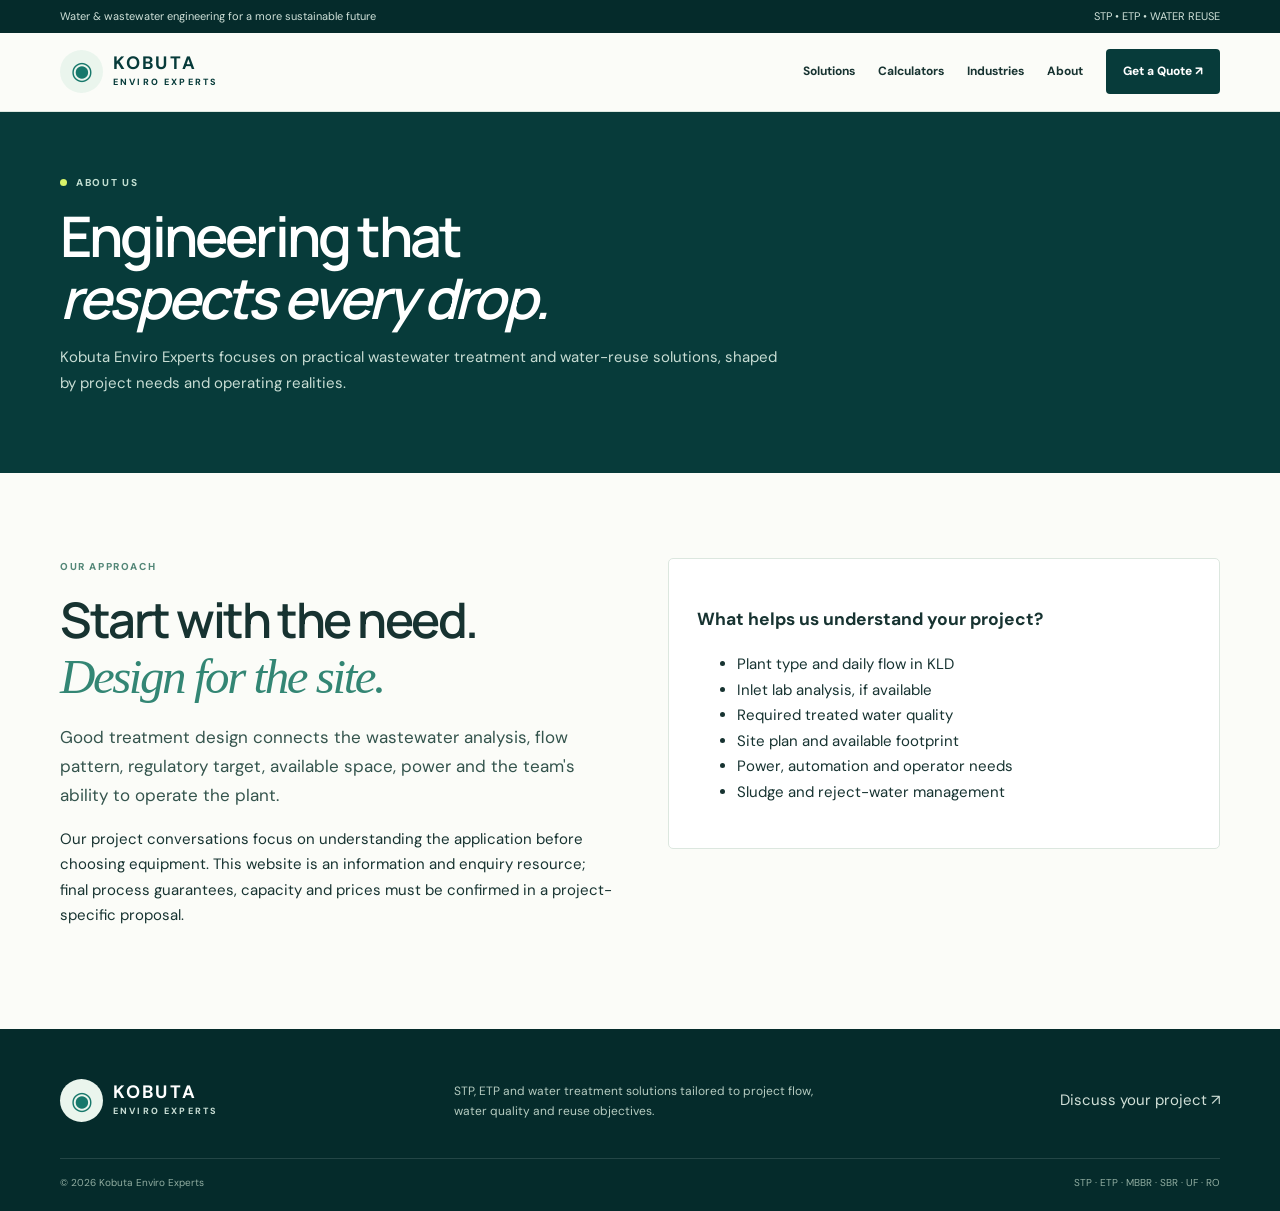
<file: about.html>
<!doctype html><html lang="en"><head><meta charset="utf-8"><meta name="viewport" content="width=device-width,initial-scale=1"><meta name="description" content="About Kobuta Enviro Experts and its wastewater treatment project approach."><meta name="theme-color" content="#073b3a"><title>About Kobuta Enviro Experts | Kobuta Enviro Experts</title><link rel="preconnect" href="https://fonts.googleapis.com"><link href="https://fonts.googleapis.com/css2?family=DM+Sans:wght@400;500;600;700;800&family=Manrope:wght@500;600;700;800&display=swap" rel="stylesheet"><link rel="stylesheet" href="style.css"></head><body><div class="top"><div class="container"><span>Water & wastewater engineering for a more sustainable future</span><span>STP • ETP • WATER REUSE</span></div></div>
<header class="header"><div class="container nav"><a class="brand" href="index.html"><span class="logo">◉</span><span><strong>KOBUTA</strong><small>ENVIRO EXPERTS</small></span></a><button class="menu" aria-label="Toggle menu" aria-expanded="false">☰</button><nav class="links"><a href="products.html">Solutions</a><a href="calculators.html">Calculators</a><a href="industries.html">Industries</a><a href="about.html">About</a><a class="navbtn" href="contact.html">Get a Quote ↗</a></nav></div></header><main><section class="page-hero"><div class="container"><div class="eyebrow light">ABOUT US</div><h1>Engineering that<br><em>respects every drop.</em></h1><p>Kobuta Enviro Experts focuses on practical wastewater treatment and water-reuse solutions, shaped by project needs and operating realities.</p></div></section><section class="section"><div class="container two"><div><div class="section-kicker">OUR APPROACH</div><h2>Start with the need.<br><em>Design for the site.</em></h2><p class="lead">Good treatment design connects the wastewater analysis, flow pattern, regulatory target, available space, power and the team's ability to operate the plant.</p><p>Our project conversations focus on understanding the application before choosing equipment. This website is an information and enquiry resource; final process guarantees, capacity and prices must be confirmed in a project-specific proposal.</p></div><div class="panel"><h3>What helps us understand your project?</h3><ul><li>Plant type and daily flow in KLD</li><li>Inlet lab analysis, if available</li><li>Required treated water quality</li><li>Site plan and available footprint</li><li>Power, automation and operator needs</li><li>Sludge and reject-water management</li></ul></div></div></section></main><footer class="footer"><div class="container"><div class="footerrow"><a class="brand" href="index.html"><span class="logo">◉</span><span><strong style="color:white">KOBUTA</strong><small style="color:#c8ddd4">ENVIRO EXPERTS</small></span></a><p>STP, ETP and water treatment solutions tailored to project flow, water quality and reuse objectives.</p><a href="contact.html">Discuss your project ↗</a></div><div class="footbottom"><span>© <span data-year></span> Kobuta Enviro Experts</span><span>STP · ETP · MBBR · SBR · UF · RO</span></div></div></footer><script src="script.js"></script></body></html>
</file>
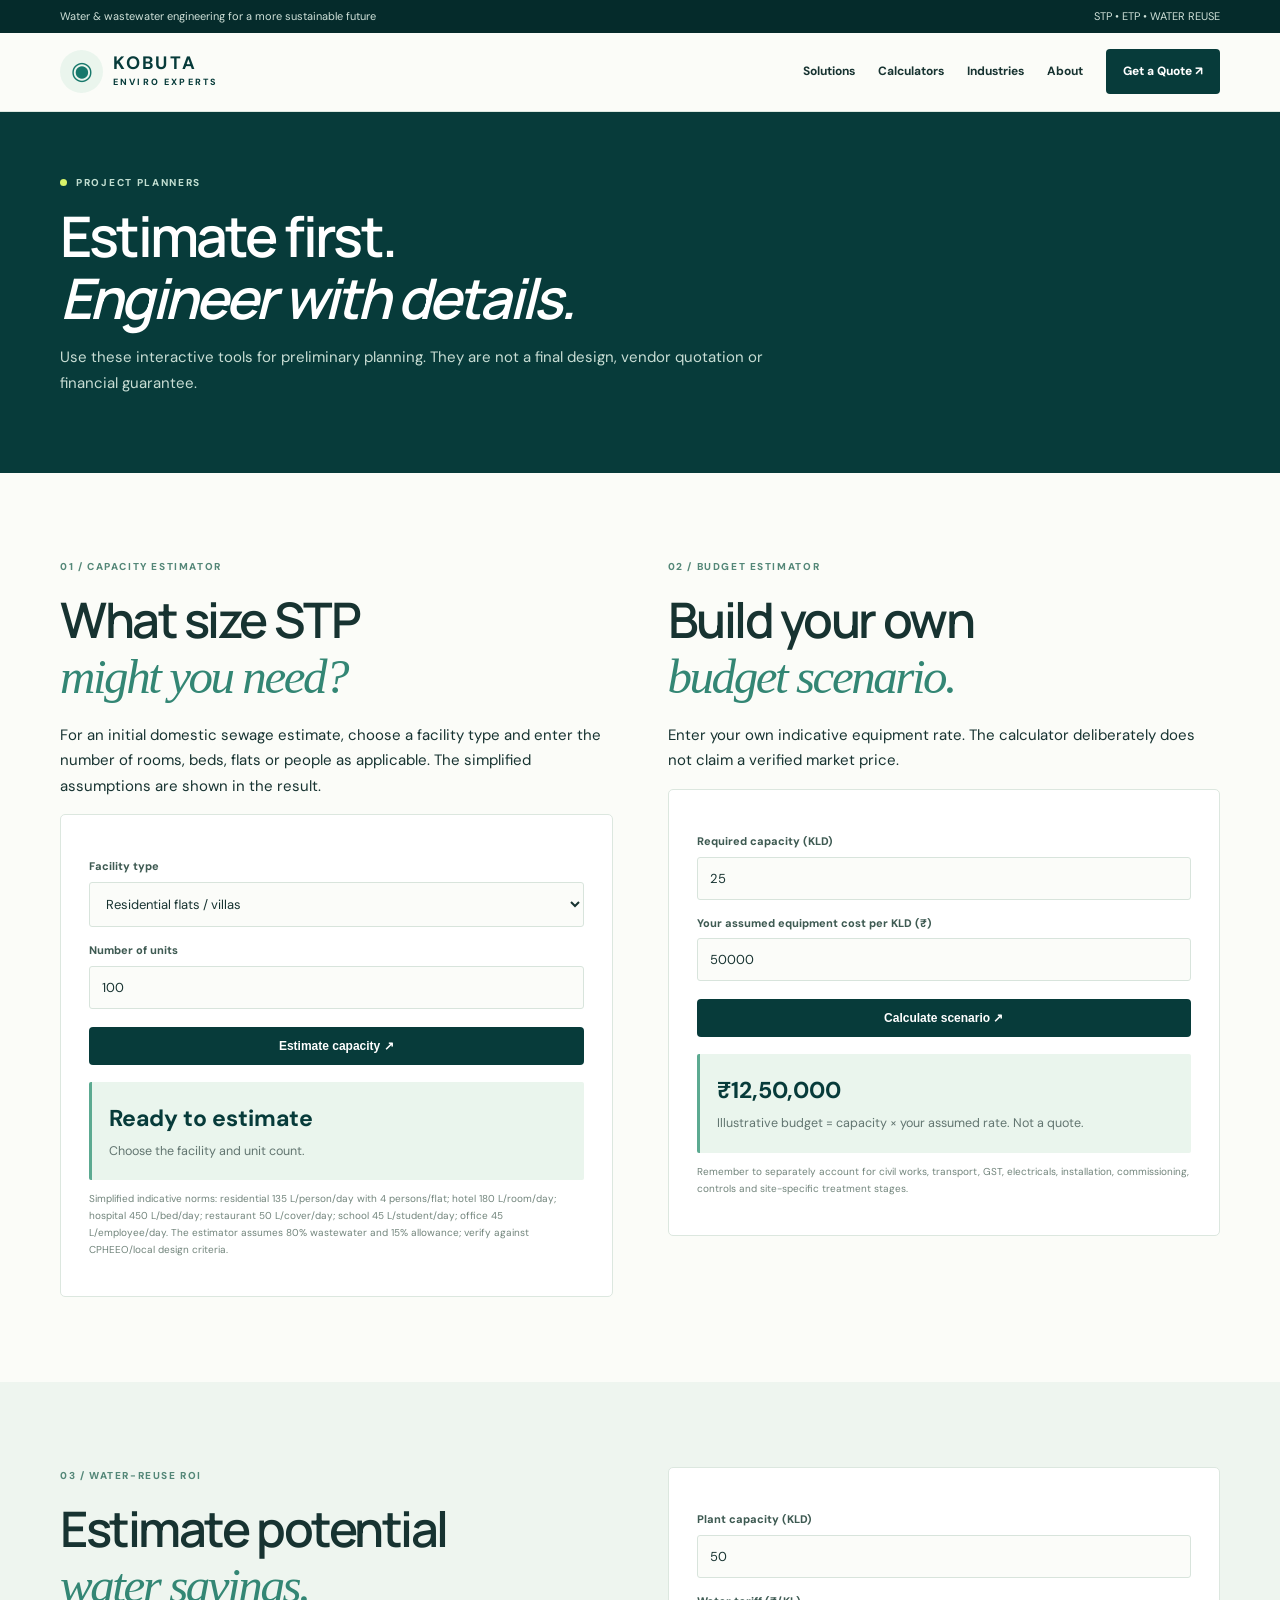
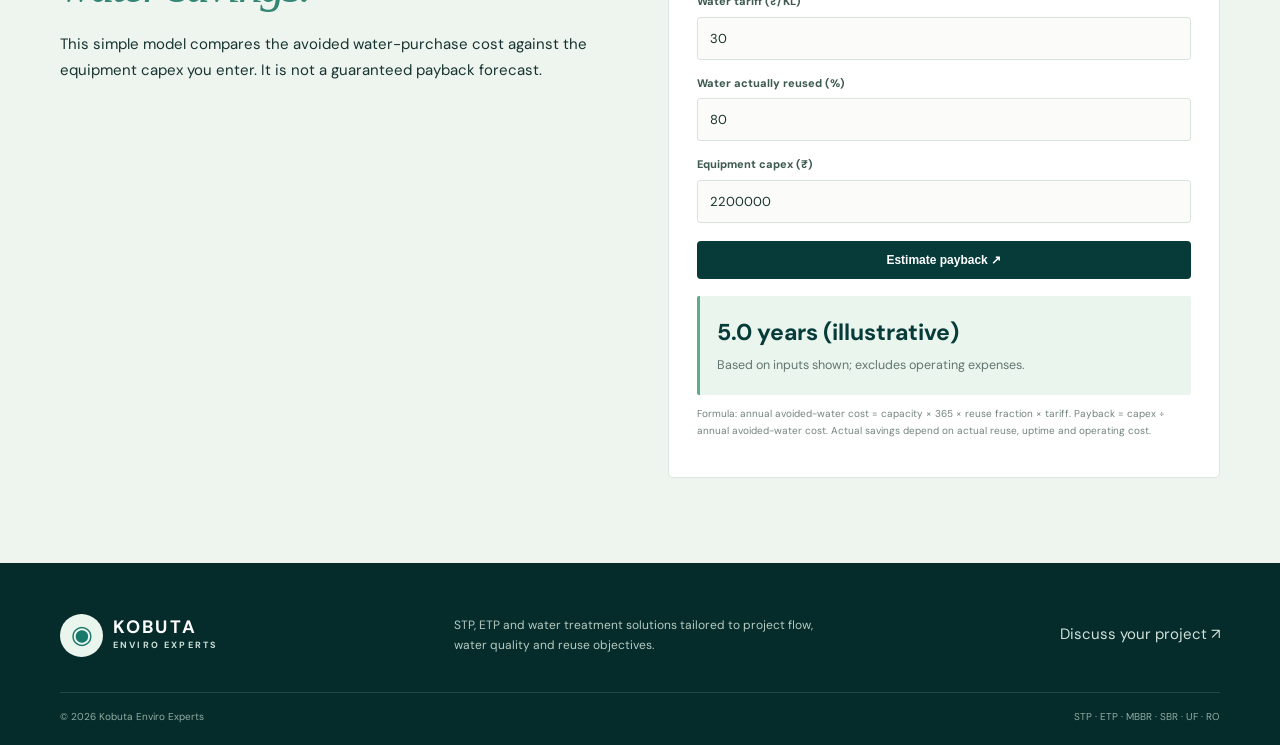
<file: calculators.html>
<!doctype html><html lang="en"><head><meta charset="utf-8"><meta name="viewport" content="width=device-width,initial-scale=1"><meta name="description" content="Preliminary STP capacity estimator, editable budget calculator and water reuse payback calculator."><meta name="theme-color" content="#073b3a"><title>STP Capacity, Cost & ROI Calculators | Kobuta Enviro Experts</title><link rel="preconnect" href="https://fonts.googleapis.com"><link href="https://fonts.googleapis.com/css2?family=DM+Sans:wght@400;500;600;700;800&family=Manrope:wght@500;600;700;800&display=swap" rel="stylesheet"><link rel="stylesheet" href="style.css"></head><body><div class="top"><div class="container"><span>Water & wastewater engineering for a more sustainable future</span><span>STP • ETP • WATER REUSE</span></div></div>
<header class="header"><div class="container nav"><a class="brand" href="index.html"><span class="logo">◉</span><span><strong>KOBUTA</strong><small>ENVIRO EXPERTS</small></span></a><button class="menu" aria-label="Toggle menu" aria-expanded="false">☰</button><nav class="links"><a href="products.html">Solutions</a><a href="calculators.html">Calculators</a><a href="industries.html">Industries</a><a href="about.html">About</a><a class="navbtn" href="contact.html">Get a Quote ↗</a></nav></div></header><main><section class="page-hero"><div class="container"><div class="eyebrow light">PROJECT PLANNERS</div><h1>Estimate first.<br><em>Engineer with details.</em></h1><p>Use these interactive tools for preliminary planning. They are not a final design, vendor quotation or financial guarantee.</p></div></section>
<section class="section"><div class="container two"><div><div class="section-kicker">01 / CAPACITY ESTIMATOR</div><h2>What size STP<br><em>might you need?</em></h2><p>For an initial domestic sewage estimate, choose a facility type and enter the number of rooms, beds, flats or people as applicable. The simplified assumptions are shown in the result.</p><form class="panel" id="capacityForm"><label>Facility type</label><select id="facility"><option value="residential">Residential flats / villas</option><option value="hotel">Hotel / resort rooms</option><option value="hospital">Hospital beds</option><option value="restaurant">Restaurant / canteen covers</option><option value="school">School / students</option><option value="office">Office / employees</option></select><label>Number of units</label><input id="units" type="number" min="1" value="100" required><button class="btn dark full">Estimate capacity ↗</button><div class="result" id="capacityResult"><strong>Ready to estimate</strong><small>Choose the facility and unit count.</small></div><p class="note">Simplified indicative norms: residential 135 L/person/day with 4 persons/flat; hotel 180 L/room/day; hospital 450 L/bed/day; restaurant 50 L/cover/day; school 45 L/student/day; office 45 L/employee/day. The estimator assumes 80% wastewater and 15% allowance; verify against CPHEEO/local design criteria.</p></form></div>
<div><div class="section-kicker">02 / BUDGET ESTIMATOR</div><h2>Build your own<br><em>budget scenario.</em></h2><p>Enter your own indicative equipment rate. The calculator deliberately does not claim a verified market price.</p><form class="panel" id="costForm"><label>Required capacity (KLD)</label><input id="costCapacity" type="number" min="1" value="25" required><label>Your assumed equipment cost per KLD (₹)</label><input id="ratePerKld" type="number" min="0" value="50000" required><button class="btn dark full">Calculate scenario ↗</button><div class="result" id="costResult"><strong>₹12,50,000</strong><small>Illustrative budget = capacity × your assumed rate. Not a quote.</small></div><p class="note">Remember to separately account for civil works, transport, GST, electricals, installation, commissioning, controls and site-specific treatment stages.</p></form></div></div></section>
<section class="section" style="background:#eef5ef"><div class="container two"><div><div class="section-kicker">03 / WATER-REUSE ROI</div><h2>Estimate potential<br><em>water savings.</em></h2><p>This simple model compares the avoided water-purchase cost against the equipment capex you enter. It is not a guaranteed payback forecast.</p></div><form class="panel" id="roiForm"><label>Plant capacity (KLD)</label><input id="roiCapacity" type="number" min="1" value="50" required><label>Water tariff (₹/KL)</label><input id="tariff" type="number" min="0" value="30" required><label>Water actually reused (%)</label><input id="reuse" type="number" min="0" max="100" value="80" required><label>Equipment capex (₹)</label><input id="capex" type="number" min="0" value="2200000" required><button class="btn dark full">Estimate payback ↗</button><div class="result" id="roiResult"><strong>5.0 years (illustrative)</strong><small>Based on inputs shown; excludes operating expenses.</small></div><p class="note">Formula: annual avoided-water cost = capacity × 365 × reuse fraction × tariff. Payback = capex ÷ annual avoided-water cost. Actual savings depend on actual reuse, uptime and operating cost.</p></form></div></section></main><footer class="footer"><div class="container"><div class="footerrow"><a class="brand" href="index.html"><span class="logo">◉</span><span><strong style="color:white">KOBUTA</strong><small style="color:#c8ddd4">ENVIRO EXPERTS</small></span></a><p>STP, ETP and water treatment solutions tailored to project flow, water quality and reuse objectives.</p><a href="contact.html">Discuss your project ↗</a></div><div class="footbottom"><span>© <span data-year></span> Kobuta Enviro Experts</span><span>STP · ETP · MBBR · SBR · UF · RO</span></div></div></footer><script src="script.js"></script></body></html>
</file>
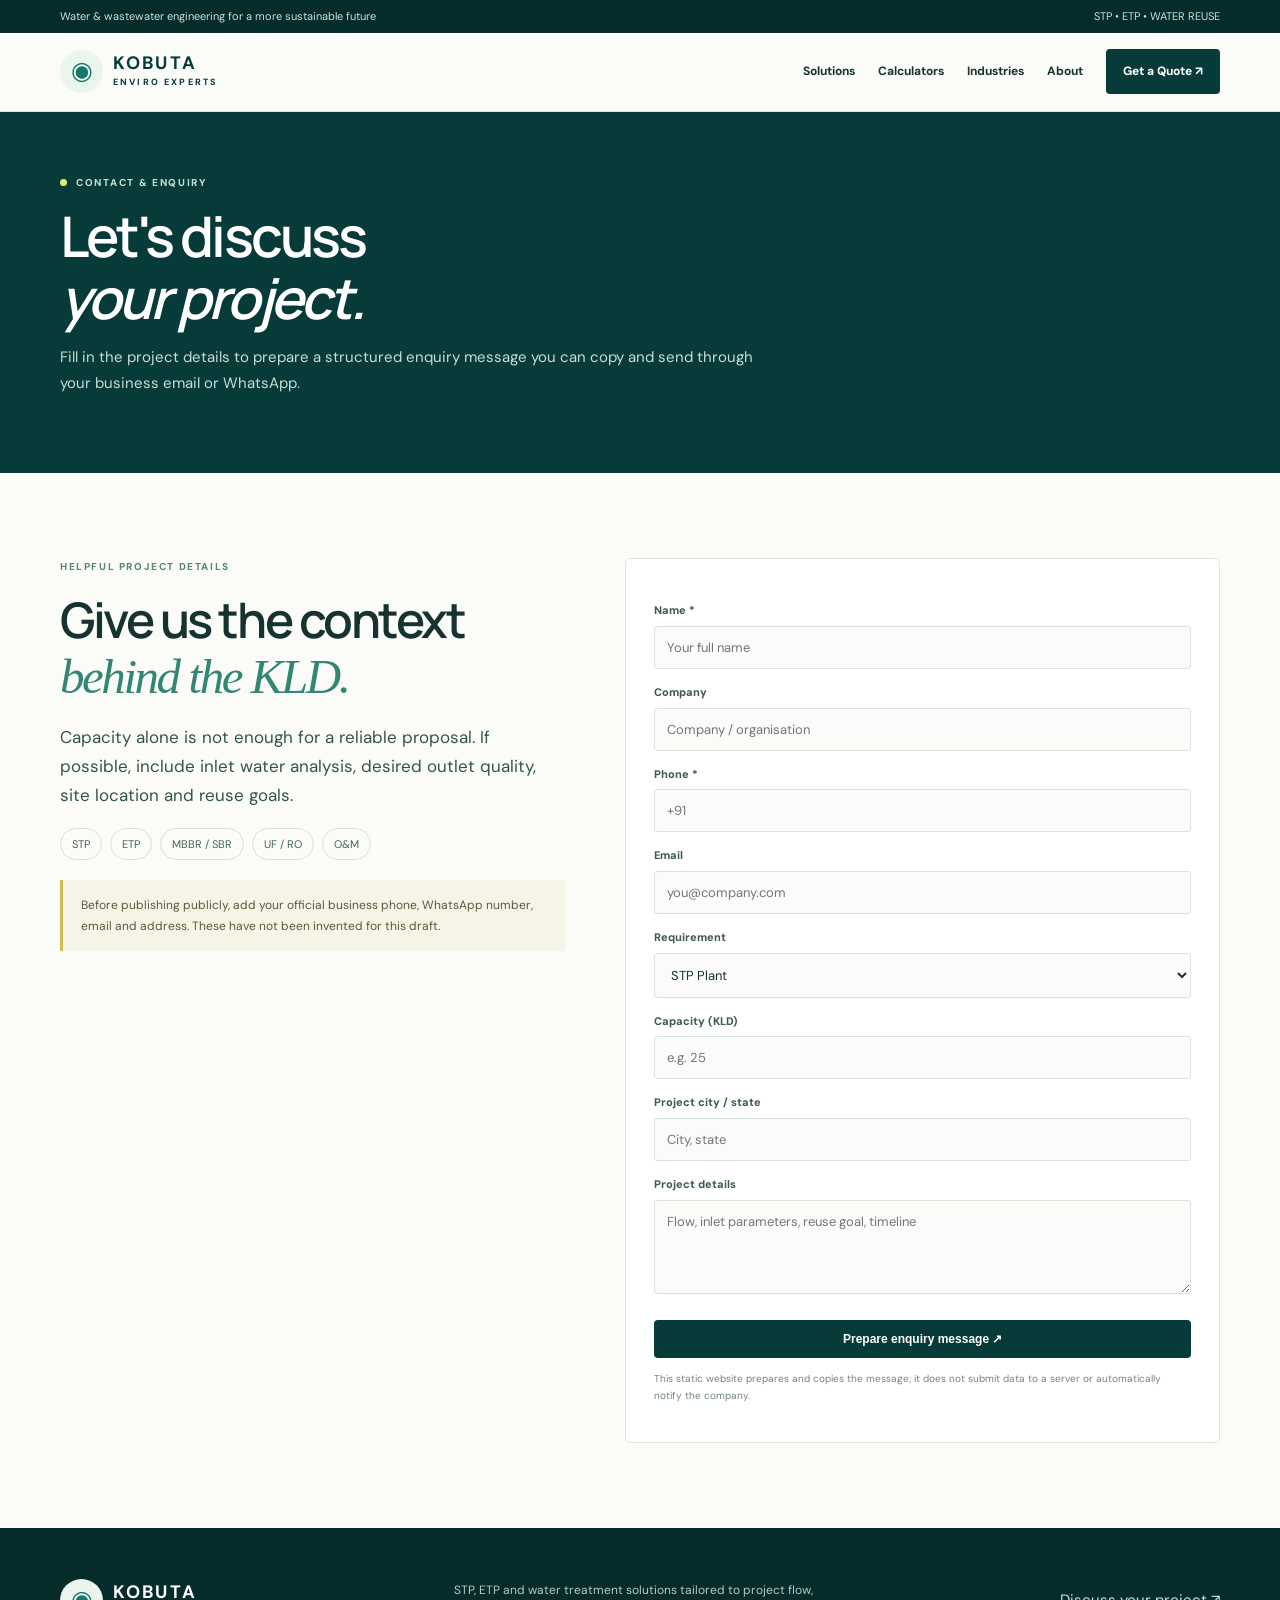
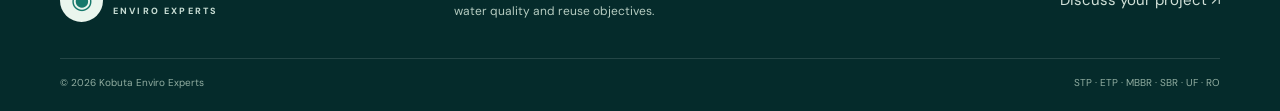
<file: contact.html>
<!doctype html><html lang="en"><head><meta charset="utf-8"><meta name="viewport" content="width=device-width,initial-scale=1"><meta name="description" content="Contact Kobuta Enviro Experts about STP, ETP and water treatment projects."><meta name="theme-color" content="#073b3a"><title>Contact & Project Enquiry | Kobuta Enviro Experts</title><link rel="preconnect" href="https://fonts.googleapis.com"><link href="https://fonts.googleapis.com/css2?family=DM+Sans:wght@400;500;600;700;800&family=Manrope:wght@500;600;700;800&display=swap" rel="stylesheet"><link rel="stylesheet" href="style.css"></head><body><div class="top"><div class="container"><span>Water & wastewater engineering for a more sustainable future</span><span>STP • ETP • WATER REUSE</span></div></div>
<header class="header"><div class="container nav"><a class="brand" href="index.html"><span class="logo">◉</span><span><strong>KOBUTA</strong><small>ENVIRO EXPERTS</small></span></a><button class="menu" aria-label="Toggle menu" aria-expanded="false">☰</button><nav class="links"><a href="products.html">Solutions</a><a href="calculators.html">Calculators</a><a href="industries.html">Industries</a><a href="about.html">About</a><a class="navbtn" href="contact.html">Get a Quote ↗</a></nav></div></header><main><section class="page-hero"><div class="container"><div class="eyebrow light">CONTACT & ENQUIRY</div><h1>Let's discuss<br><em>your project.</em></h1><p>Fill in the project details to prepare a structured enquiry message you can copy and send through your business email or WhatsApp.</p></div></section><section class="section"><div class="container contactgrid"><div><div class="section-kicker">HELPFUL PROJECT DETAILS</div><h2>Give us the context<br><em>behind the KLD.</em></h2><p class="lead">Capacity alone is not enough for a reliable proposal. If possible, include inlet water analysis, desired outlet quality, site location and reuse goals.</p><div class="pills"><span class="pill">STP</span><span class="pill">ETP</span><span class="pill">MBBR / SBR</span><span class="pill">UF / RO</span><span class="pill">O&M</span></div><div class="notice">Before publishing publicly, add your official business phone, WhatsApp number, email and address. These have not been invented for this draft.</div></div><form class="panel enquiryForm"><label>Name *</label><input name="Name" required placeholder="Your full name"><label>Company</label><input name="Company" placeholder="Company / organisation"><label>Phone *</label><input name="Phone" type="tel" required placeholder="+91"><label>Email</label><input name="Email" type="email" placeholder="you@company.com"><label>Requirement</label><select name="Requirement" id="need"><option>STP Plant</option><option>ETP Plant</option><option>MBBR / SBR</option><option>UF / RO / Water Treatment</option><option>O&M / Service</option><option>Other</option></select><label>Capacity (KLD)</label><input name="Capacity (KLD)" type="number" min="1" placeholder="e.g. 25"><label>Project city / state</label><input name="Project location" placeholder="City, state"><label>Project details</label><textarea name="Project details" rows="4" placeholder="Flow, inlet parameters, reuse goal, timeline"></textarea><button class="btn dark full">Prepare enquiry message ↗</button><div class="formstatus" role="status"></div><p class="note">This static website prepares and copies the message; it does not submit data to a server or automatically notify the company.</p></form></div></section></main><footer class="footer"><div class="container"><div class="footerrow"><a class="brand" href="index.html"><span class="logo">◉</span><span><strong style="color:white">KOBUTA</strong><small style="color:#c8ddd4">ENVIRO EXPERTS</small></span></a><p>STP, ETP and water treatment solutions tailored to project flow, water quality and reuse objectives.</p><a href="contact.html">Discuss your project ↗</a></div><div class="footbottom"><span>© <span data-year></span> Kobuta Enviro Experts</span><span>STP · ETP · MBBR · SBR · UF · RO</span></div></div></footer><script src="script.js"></script></body></html>
</file>
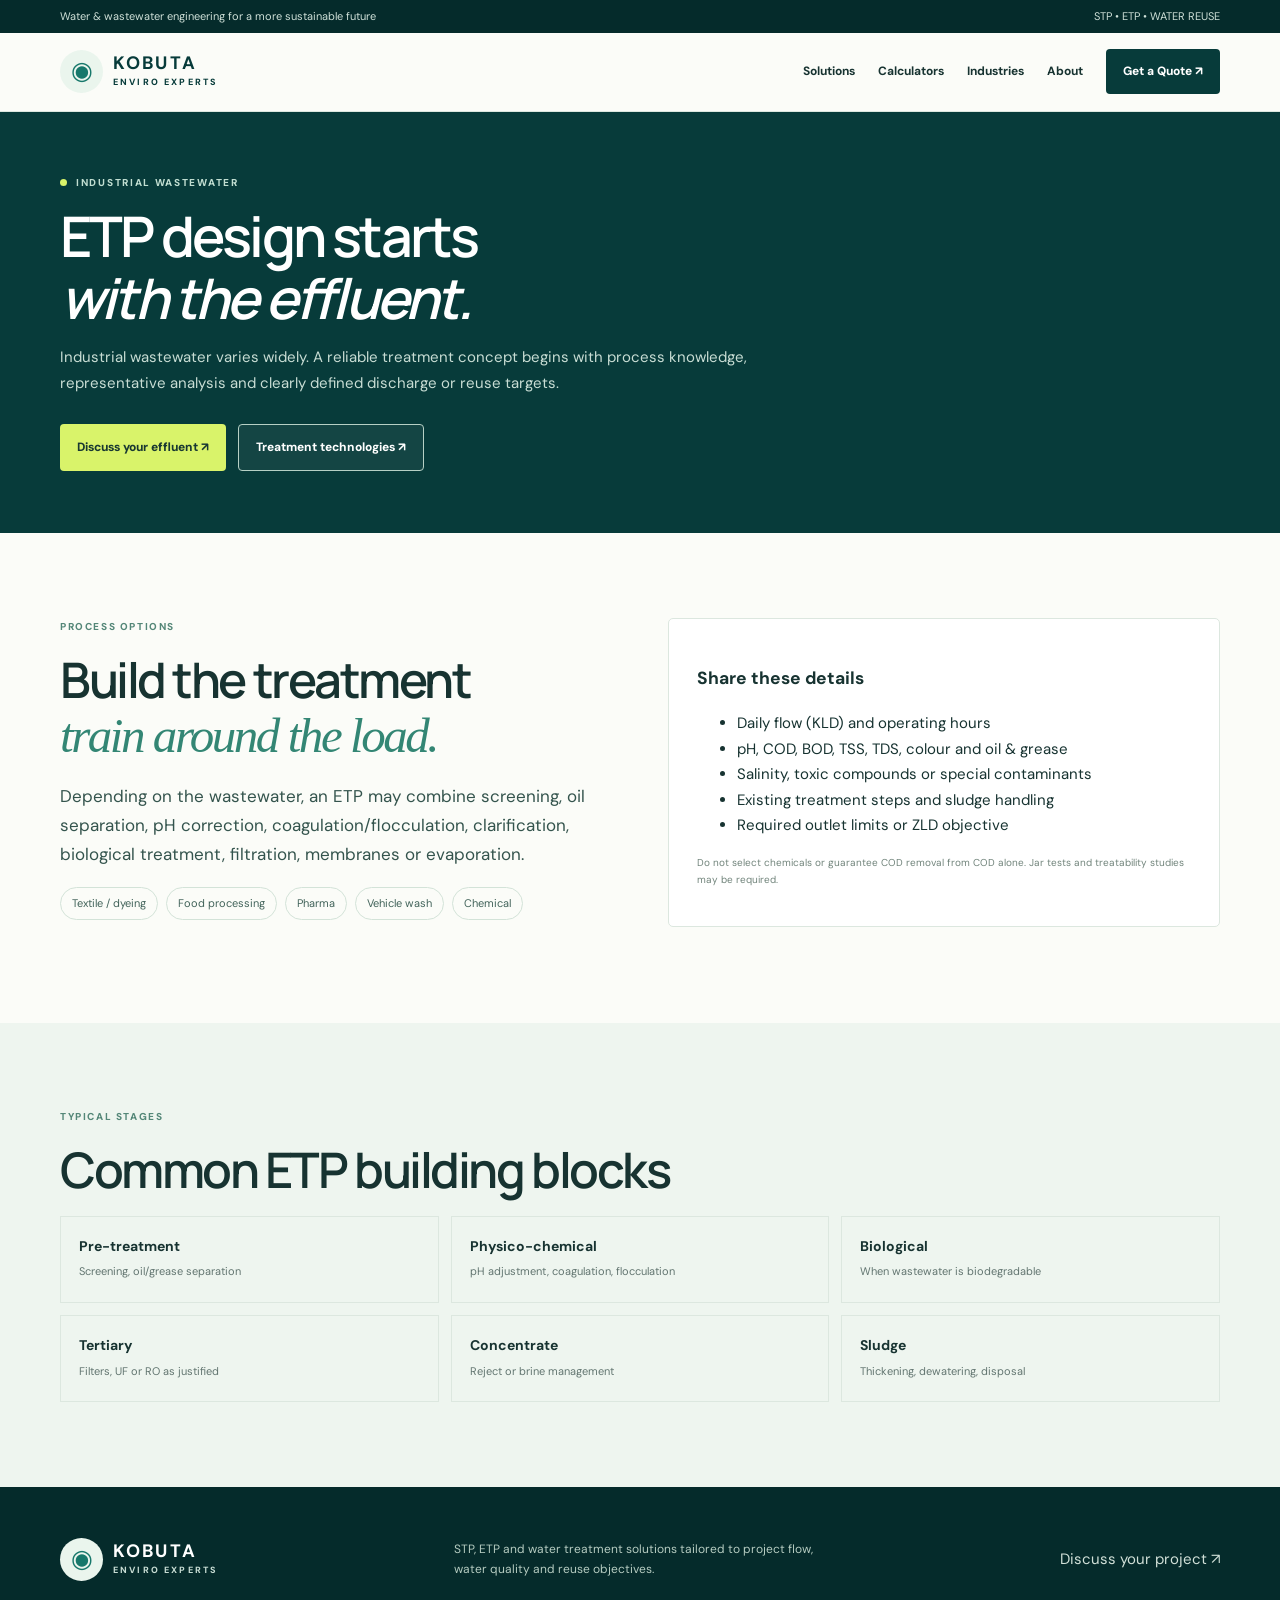
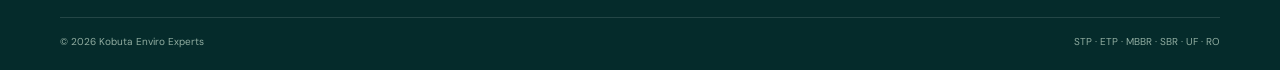
<file: etp.html>
<!doctype html><html lang="en"><head><meta charset="utf-8"><meta name="viewport" content="width=device-width,initial-scale=1"><meta name="description" content="Industrial ETP process selection and wastewater treatment requirements."><meta name="theme-color" content="#073b3a"><title>Effluent Treatment Plant (ETP) | Kobuta Enviro Experts</title><link rel="preconnect" href="https://fonts.googleapis.com"><link href="https://fonts.googleapis.com/css2?family=DM+Sans:wght@400;500;600;700;800&family=Manrope:wght@500;600;700;800&display=swap" rel="stylesheet"><link rel="stylesheet" href="style.css"></head><body><div class="top"><div class="container"><span>Water & wastewater engineering for a more sustainable future</span><span>STP • ETP • WATER REUSE</span></div></div>
<header class="header"><div class="container nav"><a class="brand" href="index.html"><span class="logo">◉</span><span><strong>KOBUTA</strong><small>ENVIRO EXPERTS</small></span></a><button class="menu" aria-label="Toggle menu" aria-expanded="false">☰</button><nav class="links"><a href="products.html">Solutions</a><a href="calculators.html">Calculators</a><a href="industries.html">Industries</a><a href="about.html">About</a><a class="navbtn" href="contact.html">Get a Quote ↗</a></nav></div></header><main><section class="page-hero"><div class="container"><div class="eyebrow light">INDUSTRIAL WASTEWATER</div><h1>ETP design starts<br><em>with the effluent.</em></h1><p>Industrial wastewater varies widely. A reliable treatment concept begins with process knowledge, representative analysis and clearly defined discharge or reuse targets.</p><div class="actions"><a class="btn lime" href="contact.html">Discuss your effluent ↗</a><a class="btn line" href="technology.html">Treatment technologies ↗</a></div></div></section><section class="section"><div class="container two"><div><div class="section-kicker">PROCESS OPTIONS</div><h2>Build the treatment<br><em>train around the load.</em></h2><p class="lead">Depending on the wastewater, an ETP may combine screening, oil separation, pH correction, coagulation/flocculation, clarification, biological treatment, filtration, membranes or evaporation.</p><div class="pills"><span class="pill">Textile / dyeing</span><span class="pill">Food processing</span><span class="pill">Pharma</span><span class="pill">Vehicle wash</span><span class="pill">Chemical</span></div></div><div class="panel"><h3>Share these details</h3><ul><li>Daily flow (KLD) and operating hours</li><li>pH, COD, BOD, TSS, TDS, colour and oil & grease</li><li>Salinity, toxic compounds or special contaminants</li><li>Existing treatment steps and sludge handling</li><li>Required outlet limits or ZLD objective</li></ul><p class="note">Do not select chemicals or guarantee COD removal from COD alone. Jar tests and treatability studies may be required.</p></div></div></section><section class="section" style="background:#eef5ef"><div class="container"><div class="section-kicker">TYPICAL STAGES</div><h2>Common ETP building blocks</h2><div class="industries"><div class="industry"><b>Pre-treatment</b><span>Screening, oil/grease separation</span></div><div class="industry"><b>Physico-chemical</b><span>pH adjustment, coagulation, flocculation</span></div><div class="industry"><b>Biological</b><span>When wastewater is biodegradable</span></div><div class="industry"><b>Tertiary</b><span>Filters, UF or RO as justified</span></div><div class="industry"><b>Concentrate</b><span>Reject or brine management</span></div><div class="industry"><b>Sludge</b><span>Thickening, dewatering, disposal</span></div></div></div></section></main><footer class="footer"><div class="container"><div class="footerrow"><a class="brand" href="index.html"><span class="logo">◉</span><span><strong style="color:white">KOBUTA</strong><small style="color:#c8ddd4">ENVIRO EXPERTS</small></span></a><p>STP, ETP and water treatment solutions tailored to project flow, water quality and reuse objectives.</p><a href="contact.html">Discuss your project ↗</a></div><div class="footbottom"><span>© <span data-year></span> Kobuta Enviro Experts</span><span>STP · ETP · MBBR · SBR · UF · RO</span></div></div></footer><script src="script.js"></script></body></html>
</file>
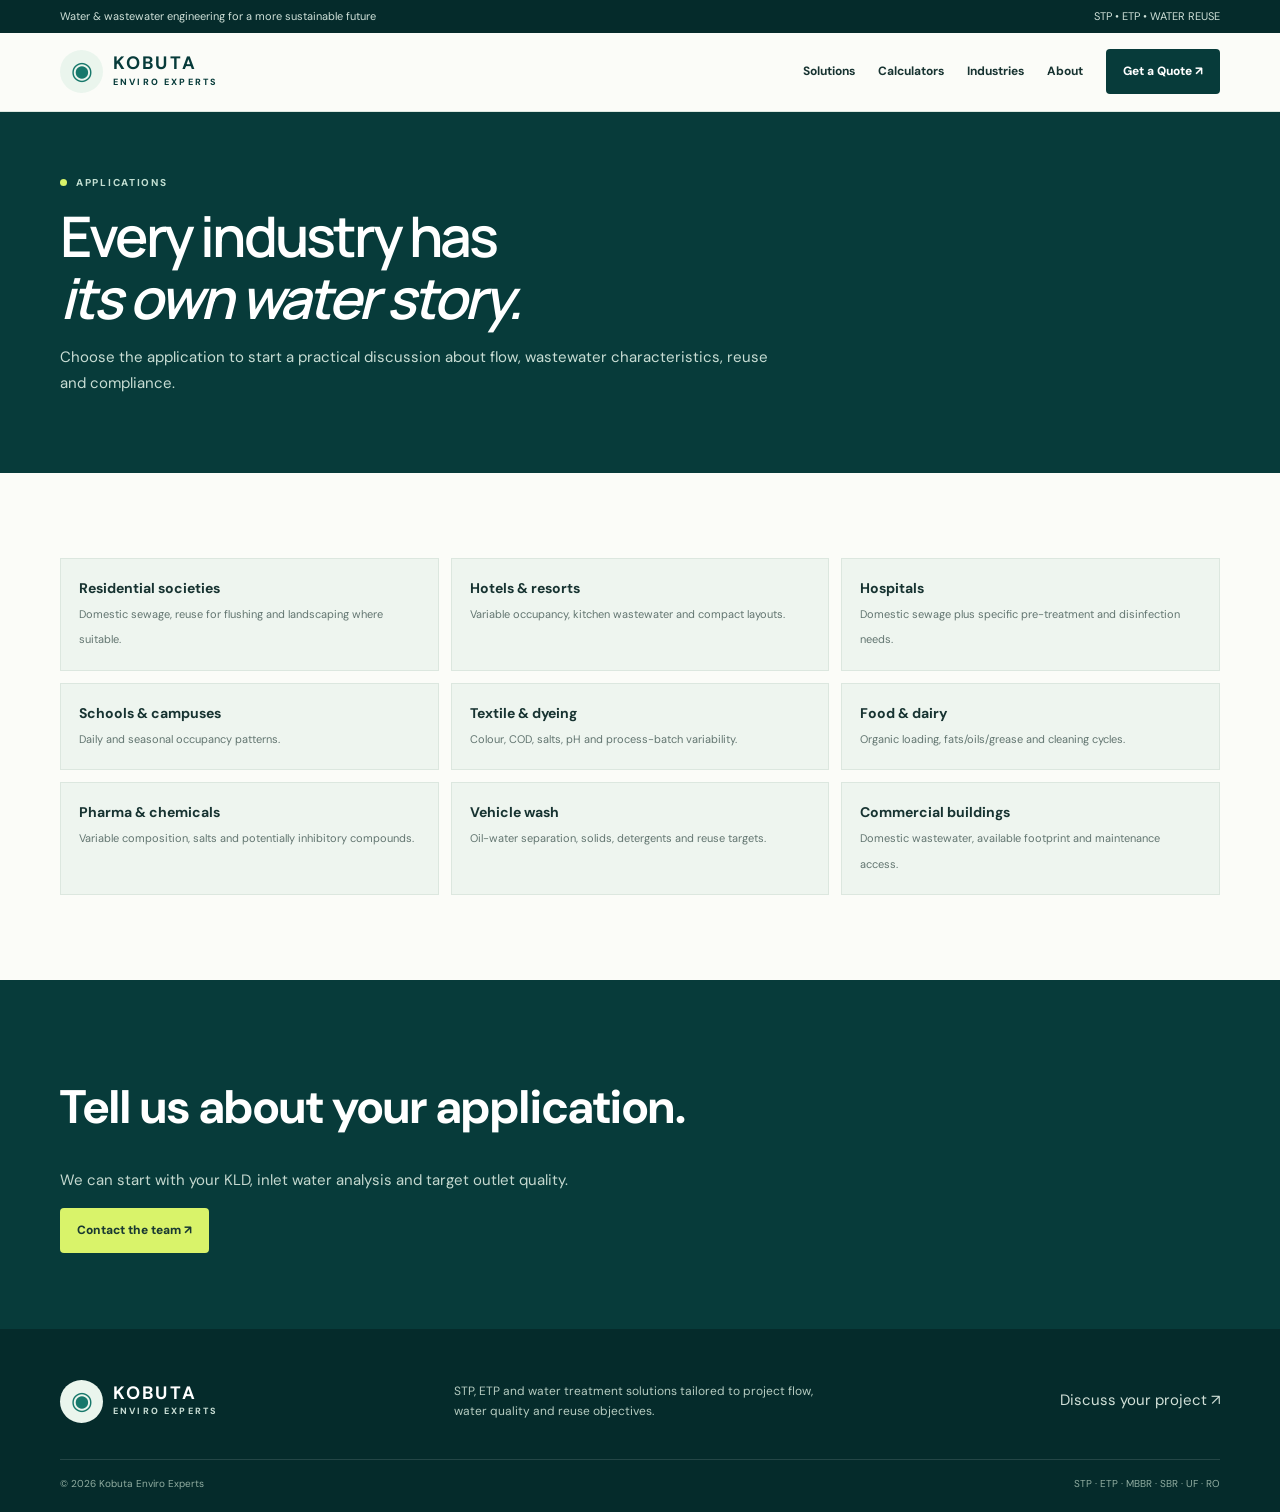
<file: industries.html>
<!doctype html><html lang="en"><head><meta charset="utf-8"><meta name="viewport" content="width=device-width,initial-scale=1"><meta name="description" content="Wastewater solutions for residential, hospitality, healthcare, commercial and industrial sectors."><meta name="theme-color" content="#073b3a"><title>Industries Served | Kobuta Enviro Experts</title><link rel="preconnect" href="https://fonts.googleapis.com"><link href="https://fonts.googleapis.com/css2?family=DM+Sans:wght@400;500;600;700;800&family=Manrope:wght@500;600;700;800&display=swap" rel="stylesheet"><link rel="stylesheet" href="style.css"></head><body><div class="top"><div class="container"><span>Water & wastewater engineering for a more sustainable future</span><span>STP • ETP • WATER REUSE</span></div></div>
<header class="header"><div class="container nav"><a class="brand" href="index.html"><span class="logo">◉</span><span><strong>KOBUTA</strong><small>ENVIRO EXPERTS</small></span></a><button class="menu" aria-label="Toggle menu" aria-expanded="false">☰</button><nav class="links"><a href="products.html">Solutions</a><a href="calculators.html">Calculators</a><a href="industries.html">Industries</a><a href="about.html">About</a><a class="navbtn" href="contact.html">Get a Quote ↗</a></nav></div></header><main><section class="page-hero"><div class="container"><div class="eyebrow light">APPLICATIONS</div><h1>Every industry has<br><em>its own water story.</em></h1><p>Choose the application to start a practical discussion about flow, wastewater characteristics, reuse and compliance.</p></div></section><section class="section"><div class="container industries"><div class="industry"><b>Residential societies</b><span>Domestic sewage, reuse for flushing and landscaping where suitable.</span></div><div class="industry"><b>Hotels & resorts</b><span>Variable occupancy, kitchen wastewater and compact layouts.</span></div><div class="industry"><b>Hospitals</b><span>Domestic sewage plus specific pre-treatment and disinfection needs.</span></div><div class="industry"><b>Schools & campuses</b><span>Daily and seasonal occupancy patterns.</span></div><div class="industry"><b>Textile & dyeing</b><span>Colour, COD, salts, pH and process-batch variability.</span></div><div class="industry"><b>Food & dairy</b><span>Organic loading, fats/oils/grease and cleaning cycles.</span></div><div class="industry"><b>Pharma & chemicals</b><span>Variable composition, salts and potentially inhibitory compounds.</span></div><div class="industry"><b>Vehicle wash</b><span>Oil-water separation, solids, detergents and reuse targets.</span></div><div class="industry"><b>Commercial buildings</b><span>Domestic wastewater, available footprint and maintenance access.</span></div></div></section><section class="band"><div class="container"><h2>Tell us about your application.</h2><p>We can start with your KLD, inlet water analysis and target outlet quality.</p><a class="btn lime" href="contact.html">Contact the team ↗</a></div></section></main><footer class="footer"><div class="container"><div class="footerrow"><a class="brand" href="index.html"><span class="logo">◉</span><span><strong style="color:white">KOBUTA</strong><small style="color:#c8ddd4">ENVIRO EXPERTS</small></span></a><p>STP, ETP and water treatment solutions tailored to project flow, water quality and reuse objectives.</p><a href="contact.html">Discuss your project ↗</a></div><div class="footbottom"><span>© <span data-year></span> Kobuta Enviro Experts</span><span>STP · ETP · MBBR · SBR · UF · RO</span></div></div></footer><script src="script.js"></script></body></html>
</file>
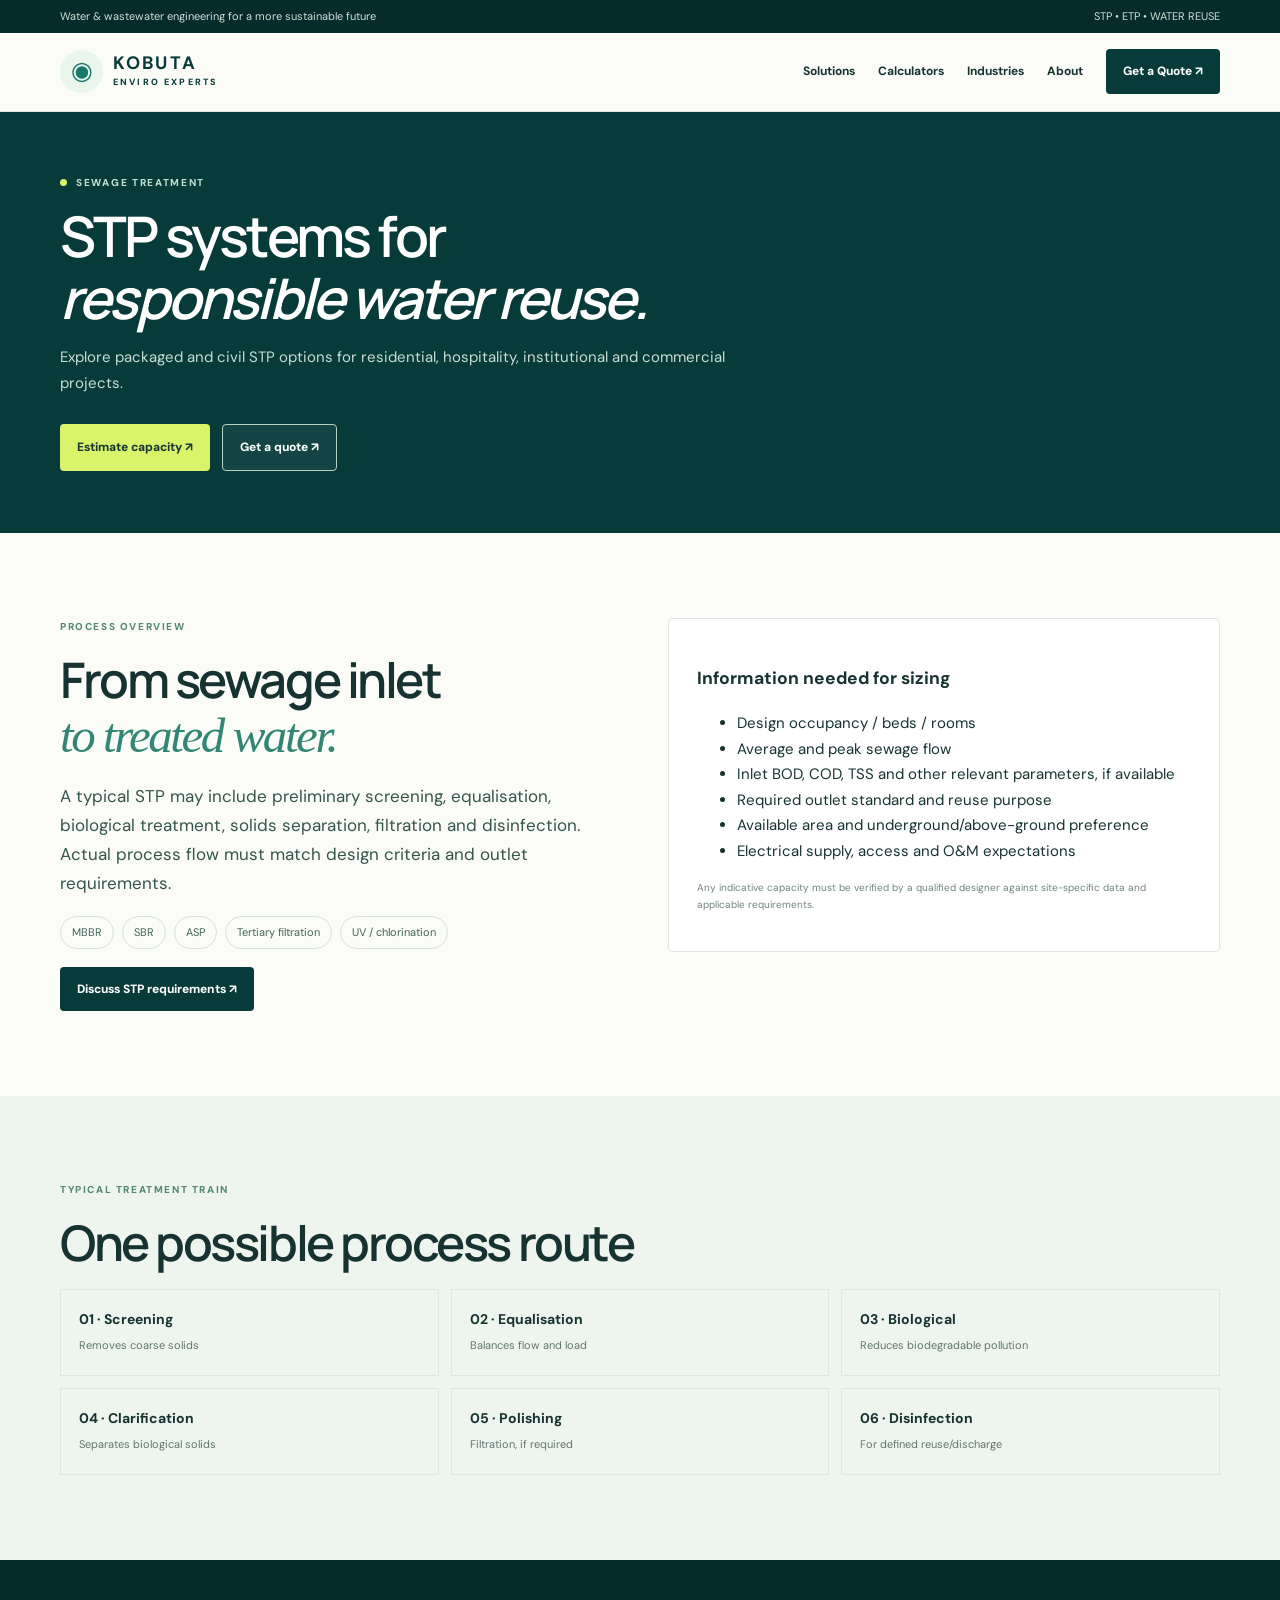
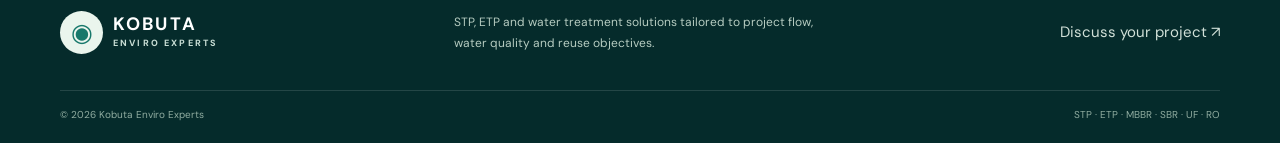
<file: stp.html>
<!doctype html><html lang="en"><head><meta charset="utf-8"><meta name="viewport" content="width=device-width,initial-scale=1"><meta name="description" content="STP selection, capacity, process and reuse considerations."><meta name="theme-color" content="#073b3a"><title>Sewage Treatment Plant (STP) | Kobuta Enviro Experts</title><link rel="preconnect" href="https://fonts.googleapis.com"><link href="https://fonts.googleapis.com/css2?family=DM+Sans:wght@400;500;600;700;800&family=Manrope:wght@500;600;700;800&display=swap" rel="stylesheet"><link rel="stylesheet" href="style.css"></head><body><div class="top"><div class="container"><span>Water & wastewater engineering for a more sustainable future</span><span>STP • ETP • WATER REUSE</span></div></div>
<header class="header"><div class="container nav"><a class="brand" href="index.html"><span class="logo">◉</span><span><strong>KOBUTA</strong><small>ENVIRO EXPERTS</small></span></a><button class="menu" aria-label="Toggle menu" aria-expanded="false">☰</button><nav class="links"><a href="products.html">Solutions</a><a href="calculators.html">Calculators</a><a href="industries.html">Industries</a><a href="about.html">About</a><a class="navbtn" href="contact.html">Get a Quote ↗</a></nav></div></header><main><section class="page-hero"><div class="container"><div class="eyebrow light">SEWAGE TREATMENT</div><h1>STP systems for<br><em>responsible water reuse.</em></h1><p>Explore packaged and civil STP options for residential, hospitality, institutional and commercial projects.</p><div class="actions"><a class="btn lime" href="calculators.html">Estimate capacity ↗</a><a class="btn line" href="contact.html">Get a quote ↗</a></div></div></section><section class="section"><div class="container two"><div><div class="section-kicker">PROCESS OVERVIEW</div><h2>From sewage inlet<br><em>to treated water.</em></h2><p class="lead">A typical STP may include preliminary screening, equalisation, biological treatment, solids separation, filtration and disinfection. Actual process flow must match design criteria and outlet requirements.</p><div class="pills"><span class="pill">MBBR</span><span class="pill">SBR</span><span class="pill">ASP</span><span class="pill">Tertiary filtration</span><span class="pill">UV / chlorination</span></div><a class="btn dark" href="contact.html">Discuss STP requirements ↗</a></div><div class="panel"><h3>Information needed for sizing</h3><ul><li>Design occupancy / beds / rooms</li><li>Average and peak sewage flow</li><li>Inlet BOD, COD, TSS and other relevant parameters, if available</li><li>Required outlet standard and reuse purpose</li><li>Available area and underground/above-ground preference</li><li>Electrical supply, access and O&M expectations</li></ul><p class="note">Any indicative capacity must be verified by a qualified designer against site-specific data and applicable requirements.</p></div></div></section><section class="section" style="background:#eef5ef"><div class="container"><div class="section-kicker">TYPICAL TREATMENT TRAIN</div><h2>One possible process route</h2><div class="industries"><div class="industry"><b>01 · Screening</b><span>Removes coarse solids</span></div><div class="industry"><b>02 · Equalisation</b><span>Balances flow and load</span></div><div class="industry"><b>03 · Biological</b><span>Reduces biodegradable pollution</span></div><div class="industry"><b>04 · Clarification</b><span>Separates biological solids</span></div><div class="industry"><b>05 · Polishing</b><span>Filtration, if required</span></div><div class="industry"><b>06 · Disinfection</b><span>For defined reuse/discharge</span></div></div></div></section></main><footer class="footer"><div class="container"><div class="footerrow"><a class="brand" href="index.html"><span class="logo">◉</span><span><strong style="color:white">KOBUTA</strong><small style="color:#c8ddd4">ENVIRO EXPERTS</small></span></a><p>STP, ETP and water treatment solutions tailored to project flow, water quality and reuse objectives.</p><a href="contact.html">Discuss your project ↗</a></div><div class="footbottom"><span>© <span data-year></span> Kobuta Enviro Experts</span><span>STP · ETP · MBBR · SBR · UF · RO</span></div></div></footer><script src="script.js"></script></body></html>
</file>
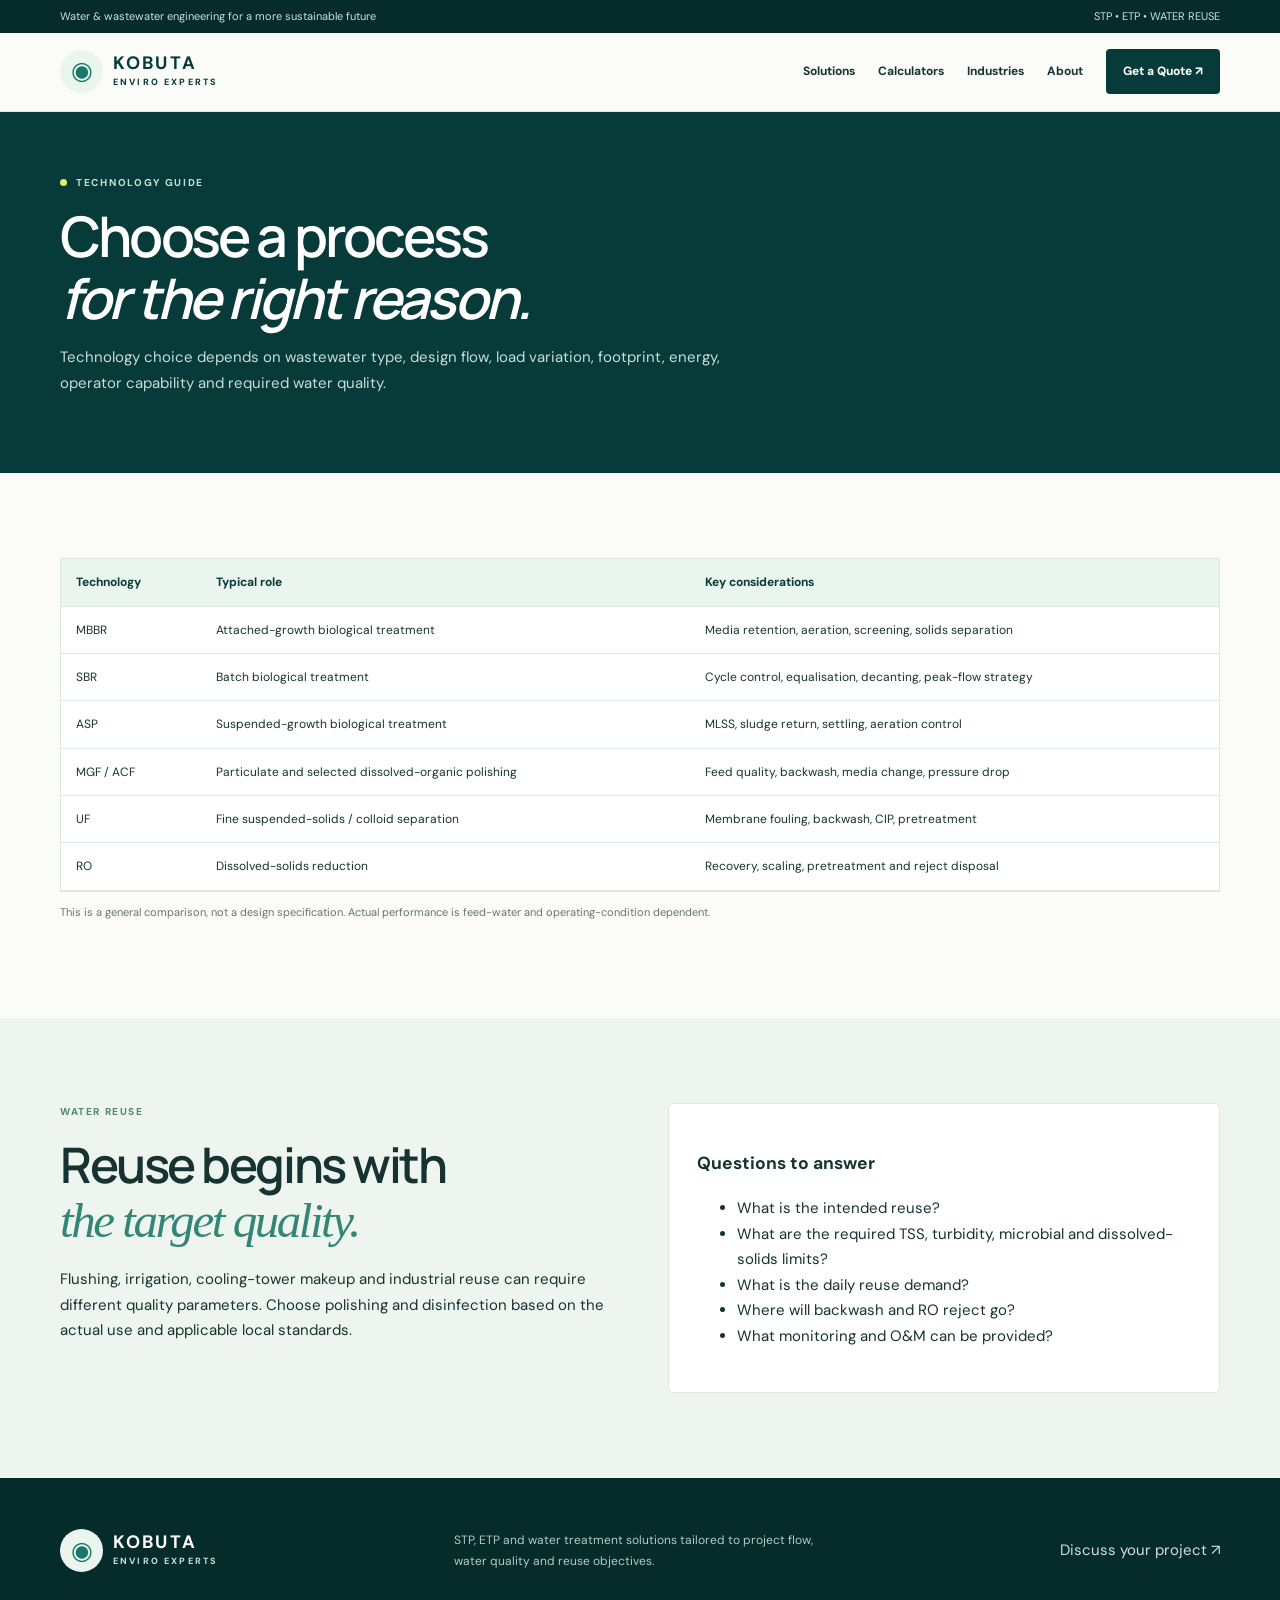
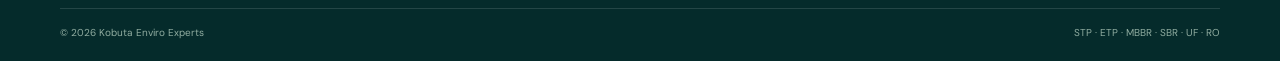
<file: technology.html>
<!doctype html><html lang="en"><head><meta charset="utf-8"><meta name="viewport" content="width=device-width,initial-scale=1"><meta name="description" content="Compare MBBR, SBR, UF, RO and reuse treatment technologies."><meta name="theme-color" content="#073b3a"><title>Treatment Technologies | Kobuta Enviro Experts</title><link rel="preconnect" href="https://fonts.googleapis.com"><link href="https://fonts.googleapis.com/css2?family=DM+Sans:wght@400;500;600;700;800&family=Manrope:wght@500;600;700;800&display=swap" rel="stylesheet"><link rel="stylesheet" href="style.css"></head><body><div class="top"><div class="container"><span>Water & wastewater engineering for a more sustainable future</span><span>STP • ETP • WATER REUSE</span></div></div>
<header class="header"><div class="container nav"><a class="brand" href="index.html"><span class="logo">◉</span><span><strong>KOBUTA</strong><small>ENVIRO EXPERTS</small></span></a><button class="menu" aria-label="Toggle menu" aria-expanded="false">☰</button><nav class="links"><a href="products.html">Solutions</a><a href="calculators.html">Calculators</a><a href="industries.html">Industries</a><a href="about.html">About</a><a class="navbtn" href="contact.html">Get a Quote ↗</a></nav></div></header><main><section class="page-hero"><div class="container"><div class="eyebrow light">TECHNOLOGY GUIDE</div><h1>Choose a process<br><em>for the right reason.</em></h1><p>Technology choice depends on wastewater type, design flow, load variation, footprint, energy, operator capability and required water quality.</p></div></section><section class="section"><div class="container"><div class="tablewrap"><table><thead><tr><th>Technology</th><th>Typical role</th><th>Key considerations</th></tr></thead><tbody><tr><td>MBBR</td><td>Attached-growth biological treatment</td><td>Media retention, aeration, screening, solids separation</td></tr><tr><td>SBR</td><td>Batch biological treatment</td><td>Cycle control, equalisation, decanting, peak-flow strategy</td></tr><tr><td>ASP</td><td>Suspended-growth biological treatment</td><td>MLSS, sludge return, settling, aeration control</td></tr><tr><td>MGF / ACF</td><td>Particulate and selected dissolved-organic polishing</td><td>Feed quality, backwash, media change, pressure drop</td></tr><tr><td>UF</td><td>Fine suspended-solids / colloid separation</td><td>Membrane fouling, backwash, CIP, pretreatment</td></tr><tr><td>RO</td><td>Dissolved-solids reduction</td><td>Recovery, scaling, pretreatment and reject disposal</td></tr></tbody></table></div><p class="smallprint">This is a general comparison, not a design specification. Actual performance is feed-water and operating-condition dependent.</p></div></section><section class="section" id="reuse" style="background:#eef5ef"><div class="container two"><div><div class="section-kicker">WATER REUSE</div><h2>Reuse begins with<br><em>the target quality.</em></h2><p>Flushing, irrigation, cooling-tower makeup and industrial reuse can require different quality parameters. Choose polishing and disinfection based on the actual use and applicable local standards.</p></div><div class="panel"><h3>Questions to answer</h3><ul><li>What is the intended reuse?</li><li>What are the required TSS, turbidity, microbial and dissolved-solids limits?</li><li>What is the daily reuse demand?</li><li>Where will backwash and RO reject go?</li><li>What monitoring and O&M can be provided?</li></ul></div></div></section></main><footer class="footer"><div class="container"><div class="footerrow"><a class="brand" href="index.html"><span class="logo">◉</span><span><strong style="color:white">KOBUTA</strong><small style="color:#c8ddd4">ENVIRO EXPERTS</small></span></a><p>STP, ETP and water treatment solutions tailored to project flow, water quality and reuse objectives.</p><a href="contact.html">Discuss your project ↗</a></div><div class="footbottom"><span>© <span data-year></span> Kobuta Enviro Experts</span><span>STP · ETP · MBBR · SBR · UF · RO</span></div></div></footer><script src="script.js"></script></body></html>
</file>
<file: style.css>
/* Kobuta Enviro Experts — original responsive design */
:root{--green:#073b3a;--green2:#0b5650;--mint:#eaf5ed;--lime:#d9f36a;--ink:#173331;--muted:#627570;--line:#dce7df;--paper:#fbfcf8;--white:#fff}
*{box-sizing:border-box}html{scroll-behavior:smooth;scroll-padding-top:86px}body{margin:0;background:var(--paper);color:var(--ink);font:15px/1.7 "DM Sans",Arial,sans-serif}a{color:inherit;text-decoration:none}img{max-width:100%;display:block}.container{width:min(1160px,calc(100% - 40px));margin:auto}.top{background:#052b2b;color:#cfe0d8;font-size:11px;padding:7px 0}.top .container{display:flex;justify-content:space-between;gap:16px}.header{position:sticky;top:0;z-index:20;background:#fbfcf8f5;border-bottom:1px solid var(--line);backdrop-filter:blur(12px)}.nav{height:78px;display:flex;align-items:center;justify-content:space-between}.brand{display:flex;align-items:center;gap:10px;color:var(--green)}.logo{width:43px;height:43px;border-radius:50%;background:var(--mint);display:grid;place-items:center;font-size:25px;color:#17786b}.brand strong{display:block;font-size:18px;letter-spacing:.12em;line-height:1.2}.brand small{display:block;font-size:9px;letter-spacing:.24em;font-weight:800}.links{display:flex;align-items:center;gap:23px;font-size:12px;font-weight:700}.links a:hover{color:#158274}.navbtn,.btn{display:inline-flex;align-items:center;justify-content:center;gap:16px;padding:12px 17px;border-radius:4px;font-size:12px;font-weight:800;border:0;cursor:pointer}.navbtn,.btn.dark{background:var(--green);color:#fff}.btn.lime{background:var(--lime);color:#193832}.btn.line{border:1px solid #b6d0c5;color:#fff;background:#ffffff0d}.menu{display:none;background:none;border:0;font-size:25px;color:var(--green)}.hero{position:relative;isolation:isolate;min-height:520px;display:flex;align-items:center;background:var(--green);color:#fff;overflow:hidden}.hero:before{content:"";position:absolute;inset:0;z-index:-2;background:linear-gradient(90deg,#052b2bf5,#052b2b9c 60%,#052b2b42),url("https://images.unsplash.com/photo-1516937941344-00b4e0337589?auto=format&fit=crop&w=2000&q=85") center/cover}.hero .container{padding:75px 0}.eyebrow{font-size:10px;font-weight:800;letter-spacing:.17em;color:#679b8c}.eyebrow.light{color:#c1ded1}.eyebrow:before{content:"";display:inline-block;width:7px;height:7px;background:var(--lime);border-radius:50%;margin-right:9px}.hero h1{font:600 clamp(42px,6vw,72px)/1.07 Manrope,Arial,sans-serif;letter-spacing:-.055em;max-width:770px;margin:23px 0}.hero h1 em,h2 em{font-family:Georgia,serif;font-weight:400}.hero h1 em{color:var(--lime)}.hero p{max-width:530px;color:#d4e5de;font-size:16px}.actions{display:flex;gap:12px;flex-wrap:wrap;margin-top:28px}.hero-note{font-size:11px;color:#c3d7ce;margin-top:40px}.stats{background:#eef5ef;border-bottom:1px solid var(--line)}.stats .container{display:grid;grid-template-columns:repeat(4,1fr);gap:15px;padding:22px 0}.stat{display:flex;align-items:center;gap:12px;border-right:1px solid #d2dfd6}.stat:last-child{border:0}.stat b{font-size:16px;color:var(--green)}.stat span{font-size:11px;color:var(--muted)}section.section{padding:85px 0}.section-kicker{font-size:10px;letter-spacing:.16em;font-weight:800;color:#548778;margin-bottom:18px}.heading{display:flex;justify-content:space-between;align-items:end;gap:35px;margin-bottom:34px}.heading h2,.section h2,.page-hero h1{font:600 clamp(33px,4vw,49px)/1.12 Manrope,Arial,sans-serif;letter-spacing:-.05em;margin:0 0 18px}.heading h2 em,.section h2 em{color:#338674}.heading>p{max-width:420px;color:var(--muted);font-size:13px}.lead{font-size:17px;color:#34544d;max-width:700px}.grid{display:grid;grid-template-columns:repeat(2,minmax(0,1fr));gap:18px}.card{background:white;border:1px solid var(--line);overflow:hidden;transition:.2s}.card:hover{transform:translateY(-3px);box-shadow:0 14px 30px #0b43360d}.card img{height:220px;width:100%;object-fit:cover;background:#dce9df}.card-body{padding:23px}.tag{font-size:9px;letter-spacing:.15em;font-weight:800;color:#548778}.card h3{font:700 21px/1.3 Manrope,Arial,sans-serif;margin:9px 0}.card p{font-size:13px;color:var(--muted)}.textlink{font-size:12px;font-weight:800;color:#147467;border-bottom:1px solid #b5d1c5;padding-bottom:5px}.band{background:var(--green);color:#fff;padding:76px 0}.band h2{font-size:clamp(32px,4vw,47px);margin:12px 0 20px}.band p{color:#c4d8cf;max-width:570px}.two{display:grid;grid-template-columns:1fr 1fr;gap:55px;align-items:start}.panel{background:#fff;color:var(--ink);padding:28px;border-radius:5px;border:1px solid var(--line)}label{display:block;font-size:11px;font-weight:800;color:#3e5a52;margin:14px 0 6px}input,select,textarea{width:100%;padding:12px;border:1px solid #d8e4dc;border-radius:3px;background:#fbfcf9;color:var(--ink);font:13px "DM Sans",Arial,sans-serif}input:focus,select:focus,textarea:focus{outline:2px solid #b5ded0;border-color:#4b9b86}.btn.full{width:100%;margin-top:18px}.note{font-size:10px;color:#71847b}.result{background:var(--mint);padding:17px;border-left:3px solid #5caa91;margin-top:17px;border-radius:2px}.result strong{font-size:23px;display:block;color:var(--green)}.result small{color:var(--muted)}.pills{display:flex;flex-wrap:wrap;gap:8px;margin:18px 0}.pill{border:1px solid #d3e3d8;border-radius:99px;padding:6px 11px;font-size:11px;color:#42635a}.industries{display:grid;grid-template-columns:repeat(3,1fr);gap:12px}.industry{padding:18px;background:#eef5ef;border:1px solid var(--line)}.industry b{display:block;font-size:14px}.industry span{font-size:11px;color:var(--muted)}.faq{border-top:1px solid var(--line)}details{border-bottom:1px solid var(--line);padding:17px 0}summary{font-weight:800;cursor:pointer;font-size:13px}details p{font-size:13px;color:var(--muted);max-width:800px}.contactgrid{display:grid;grid-template-columns:.85fr 1fr;gap:60px}.footer{background:#052b2b;color:#d1e0d8;padding:40px 0 20px}.footerrow{display:flex;align-items:center;justify-content:space-between;gap:20px;padding-bottom:25px}.footer p{max-width:370px;color:#b6ccc1;font-size:12px}.footbottom{border-top:1px solid #ffffff20;padding-top:15px;display:flex;justify-content:space-between;font-size:10px;color:#91ada1}.page-hero{background:var(--green);color:white;padding:62px 0}.page-hero h1{font-size:clamp(35px,5vw,56px);margin:14px 0}.page-hero p{max-width:720px;color:#c8ddd4}.tablewrap{overflow-x:auto;background:white;border:1px solid var(--line)}table{border-collapse:collapse;width:100%;min-width:620px;font-size:12px}th,td{text-align:left;padding:13px 15px;border-bottom:1px solid var(--line)}th{background:#eaf5ed;color:var(--green)}.smallprint{font-size:11px;color:var(--muted)}.notice{padding:15px 18px;background:#f5f4e7;border-left:3px solid #d1bd56;font-size:12px;color:#5d5937;margin:20px 0}.formstatus{font-size:12px;color:#157564;white-space:pre-wrap;margin-top:12px}
@media(max-width:850px){.links{gap:13px}.links>a:not(.navbtn){display:none}.two,.contactgrid{gap:28px}.heading{align-items:start;flex-direction:column;gap:5px}}
@media(max-width:620px){.container{width:calc(100% - 30px)}.top .container{justify-content:center;text-align:center}.top .container span:last-child{display:none}.nav{height:68px}.logo{width:38px;height:38px}.brand strong{font-size:16px}.menu{display:block}.links{display:none;position:absolute;top:68px;left:0;right:0;background:var(--paper);padding:15px;box-shadow:0 12px 20px #00000010;align-items:stretch;flex-direction:column}.links.open{display:flex}.links>a:not(.navbtn){display:block;padding:9px;border-bottom:1px solid var(--line)}.hero{min-height:570px}.hero .container{padding:65px 0}.hero h1{font-size:45px}.stats .container{grid-template-columns:1fr 1fr}.stat{border:0}.section.section{padding:62px 0}.grid,.two,.contactgrid{grid-template-columns:1fr}.heading{margin-bottom:25px}.card img{height:190px}.industries{grid-template-columns:1fr 1fr}.panel{padding:21px}.footerrow,.footbottom{align-items:flex-start;flex-direction:column}.page-hero{padding:45px 0}.page-hero h1{font-size:39px}}
</file>
